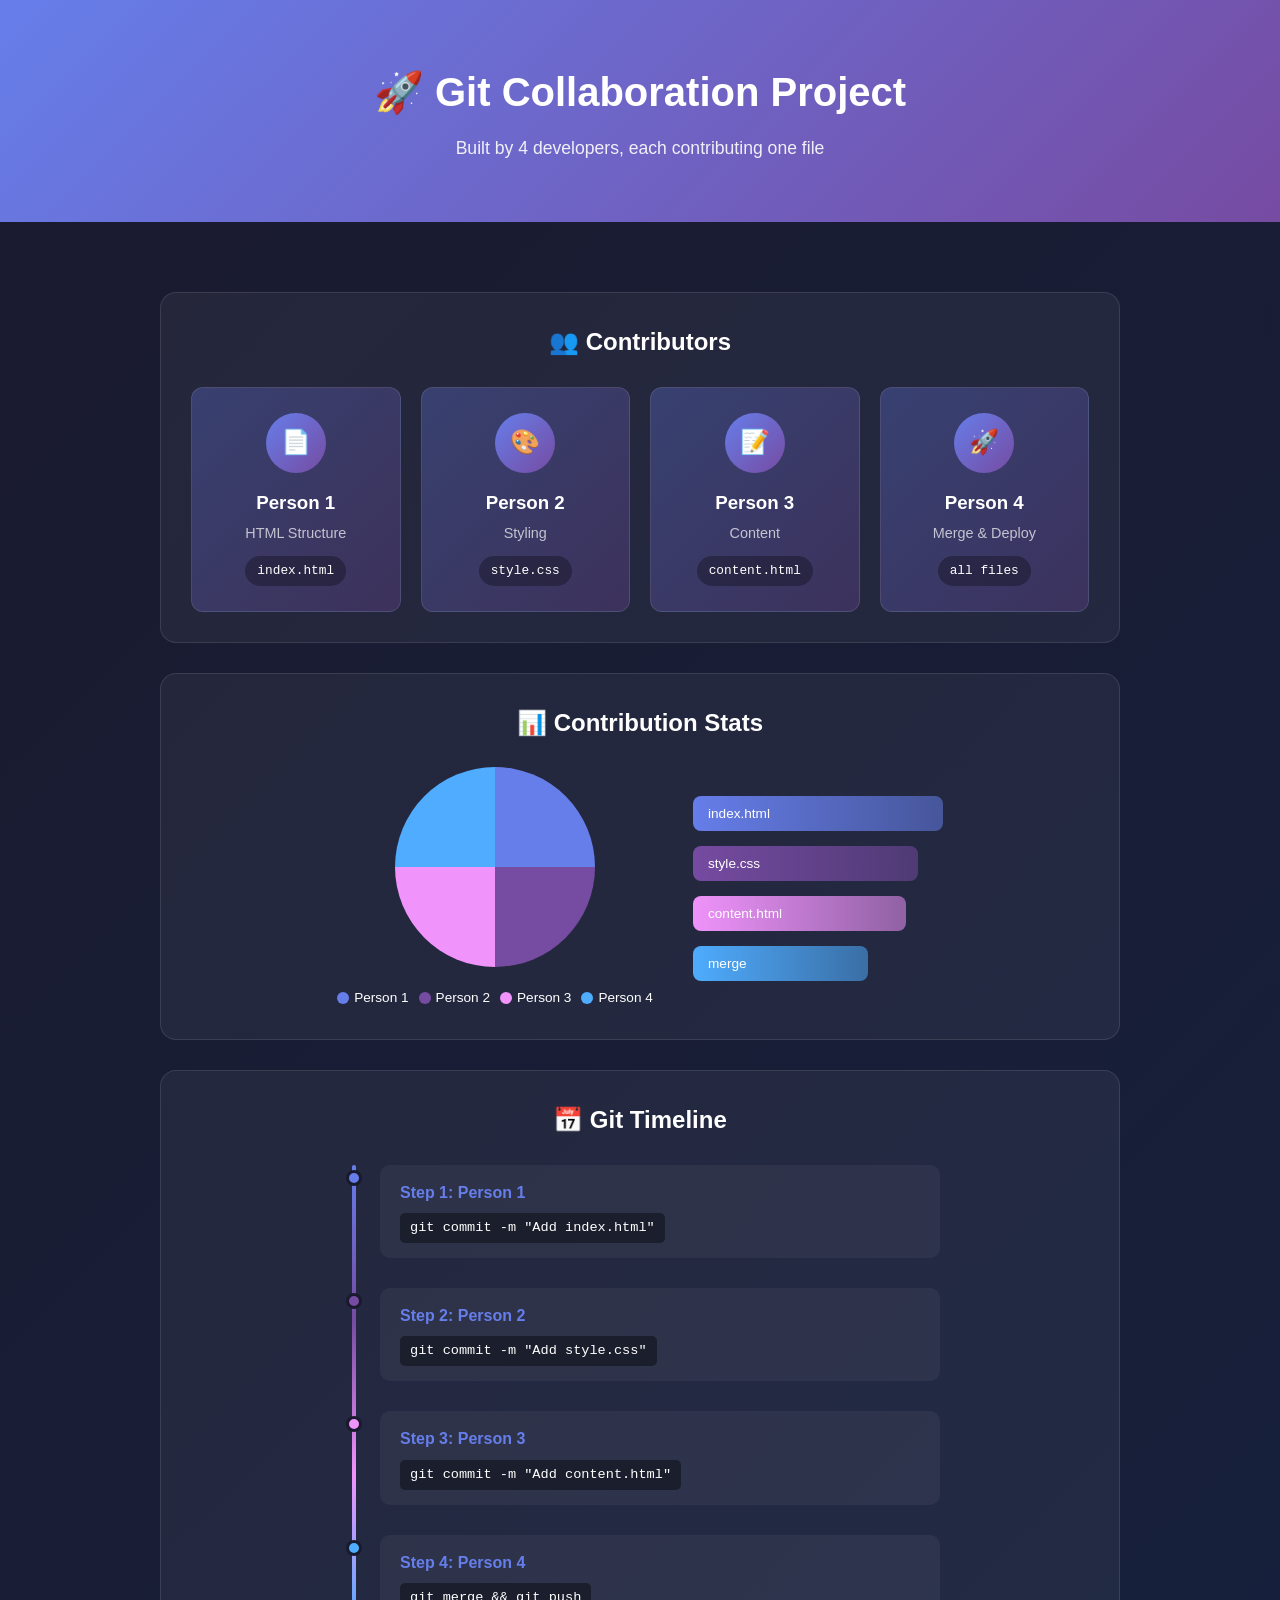
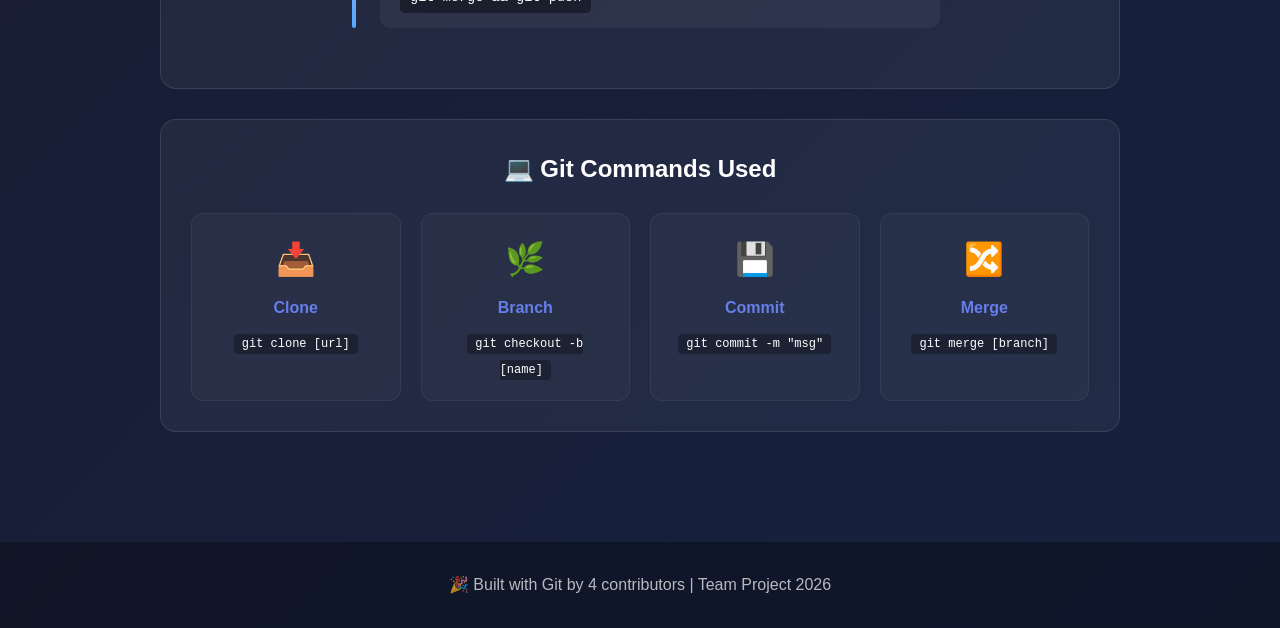
<file: index.html>
<!DOCTYPE html>
<html lang="en">
<head>
    <meta charset="UTF-8">
    <meta name="viewport" content="width=device-width, initial-scale=1.0">
    <title>Git Team Project</title>
    <link rel="stylesheet" href="style.css">
</head>
<body>
    <header>
        <h1>🚀 Git Collaboration Project</h1>
        <p>Built by 4 developers, each contributing one file</p>
    </header>

    <main>
        <!-- Contributors Section -->
        <section class="contributors">
            <h2>👥 Contributors</h2>
            <div class="cards">
                <div class="card">
                    <div class="avatar">📄</div>
                    <h3>Person 1</h3>
                    <p>HTML Structure</p>
                    <span class="file">index.html</span>
                </div>
                <div class="card">
                    <div class="avatar">🎨</div>
                    <h3>Person 2</h3>
                    <p>Styling</p>
                    <span class="file">style.css</span>
                </div>
                <div class="card">
                    <div class="avatar">📝</div>
                    <h3>Person 3</h3>
                    <p>Content</p>
                    <span class="file">content.html</span>
                </div>
                <div class="card">
                    <div class="avatar">🚀</div>
                    <h3>Person 4</h3>
                    <p>Merge & Deploy</p>
                    <span class="file">all files</span>
                </div>
            </div>
        </section>

        <!-- Stats Section with CSS-only Charts -->
        <section class="stats">
            <h2>📊 Contribution Stats</h2>
            <div class="charts">
                <div class="pie-chart">
                    <div class="pie"></div>
                    <div class="pie-legend">
                        <span class="legend-item"><i class="dot dot1"></i> Person 1</span>
                        <span class="legend-item"><i class="dot dot2"></i> Person 2</span>
                        <span class="legend-item"><i class="dot dot3"></i> Person 3</span>
                        <span class="legend-item"><i class="dot dot4"></i> Person 4</span>
                    </div>
                </div>
                <div class="bar-chart">
                    <div class="bar bar1"><span>index.html</span></div>
                    <div class="bar bar2"><span>style.css</span></div>
                    <div class="bar bar3"><span>content.html</span></div>
                    <div class="bar bar4"><span>merge</span></div>
                </div>
            </div>
        </section>

        <!-- Timeline Section -->
        <section class="timeline-section">
            <h2>📅 Git Timeline</h2>
            <div class="timeline">
                <div class="timeline-item">
                    <div class="timeline-dot"></div>
                    <div class="timeline-content">
                        <h4>Step 1: Person 1</h4>
                        <code>git commit -m "Add index.html"</code>
                    </div>
                </div>
                <div class="timeline-item">
                    <div class="timeline-dot"></div>
                    <div class="timeline-content">
                        <h4>Step 2: Person 2</h4>
                        <code>git commit -m "Add style.css"</code>
                    </div>
                </div>
                <div class="timeline-item">
                    <div class="timeline-dot"></div>
                    <div class="timeline-content">
                        <h4>Step 3: Person 3</h4>
                        <code>git commit -m "Add content.html"</code>
                    </div>
                </div>
                <div class="timeline-item">
                    <div class="timeline-dot"></div>
                    <div class="timeline-content">
                        <h4>Step 4: Person 4</h4>
                        <code>git merge &amp;&amp; git push</code>
                    </div>
                </div>
            </div>
        </section>

        <!-- Git Commands Reference -->
        <section class="commands">
            <h2>💻 Git Commands Used</h2>
            <div class="command-grid">
                <div class="command-card">
                    <div class="cmd-icon">📥</div>
                    <h4>Clone</h4>
                    <code>git clone [url]</code>
                </div>
                <div class="command-card">
                    <div class="cmd-icon">🌿</div>
                    <h4>Branch</h4>
                    <code>git checkout -b [name]</code>
                </div>
                <div class="command-card">
                    <div class="cmd-icon">💾</div>
                    <h4>Commit</h4>
                    <code>git commit -m "msg"</code>
                </div>
                <div class="command-card">
                    <div class="cmd-icon">🔀</div>
                    <h4>Merge</h4>
                    <code>git merge [branch]</code>
                </div>
            </div>
        </section>
    </main>

    <footer>
        <p>🎉 Built with Git by 4 contributors | Team Project 2026</p>
    </footer>
</body>
</html>
</file>
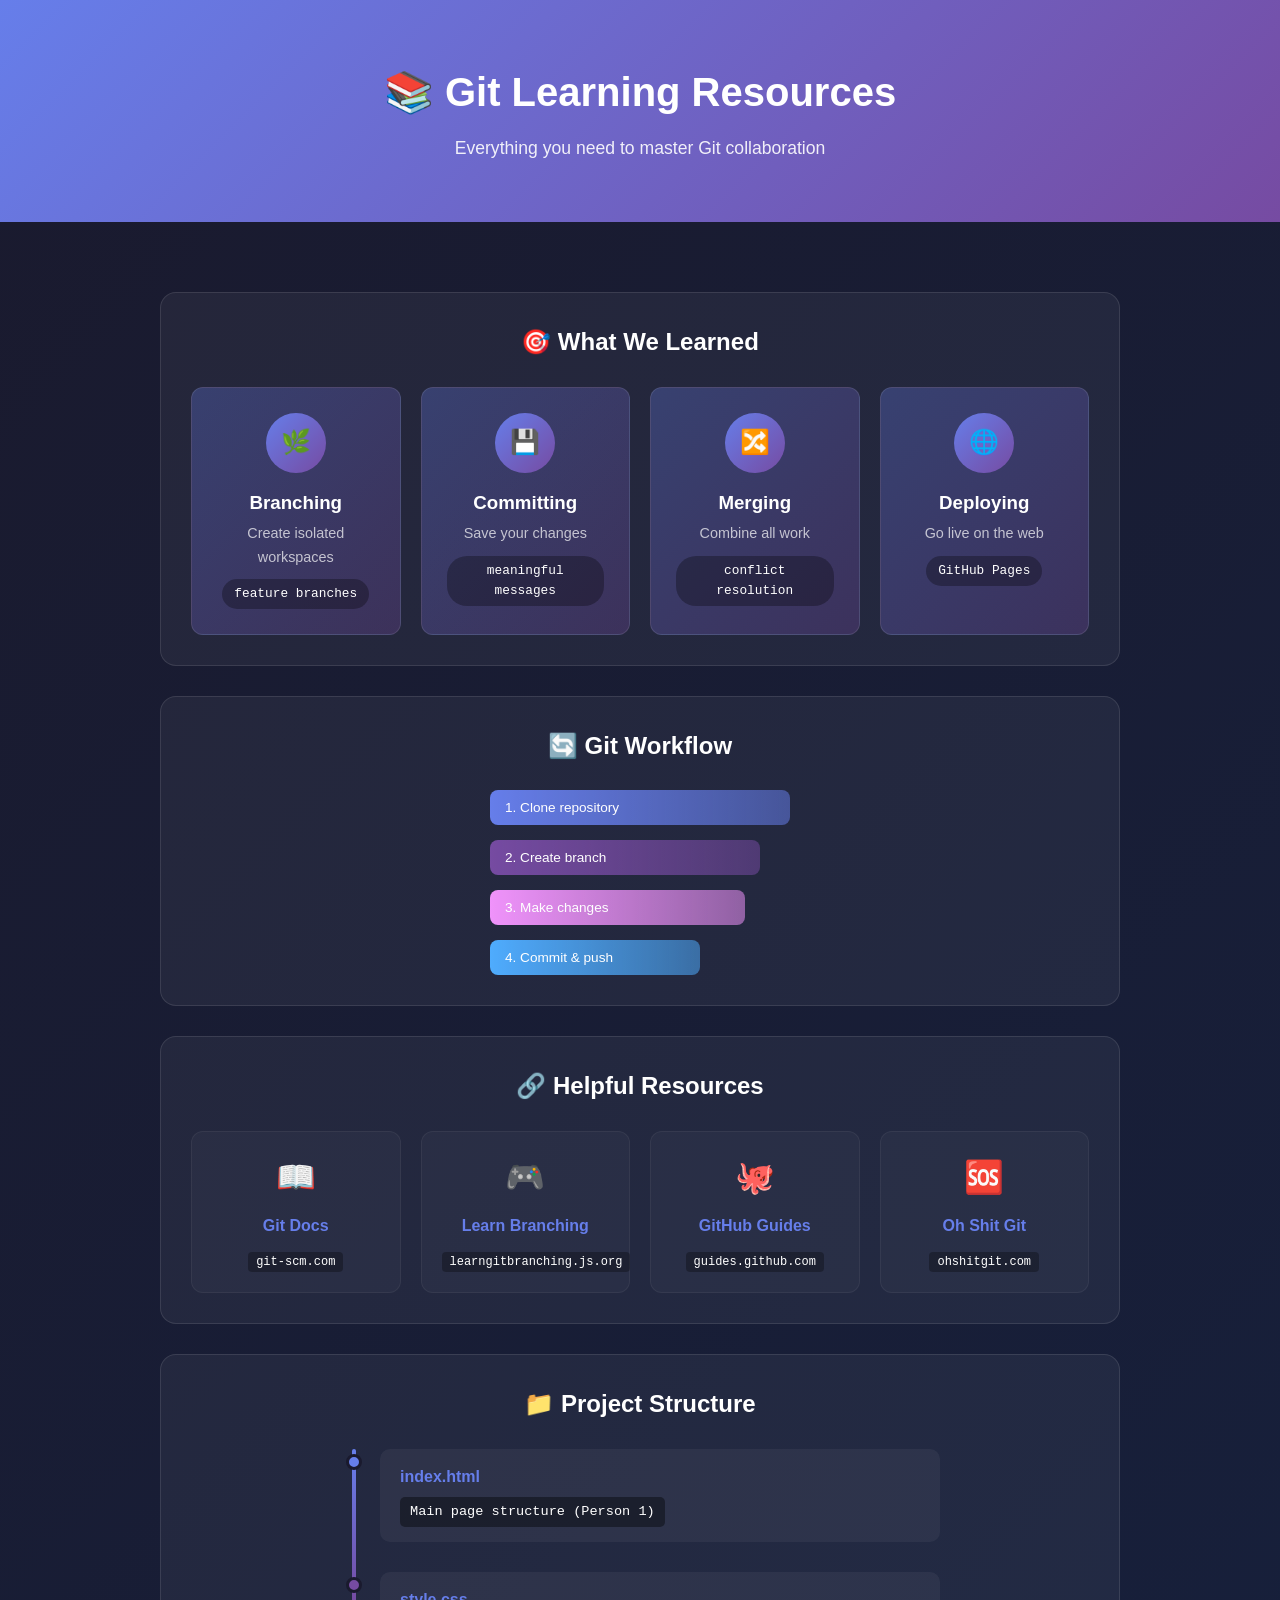
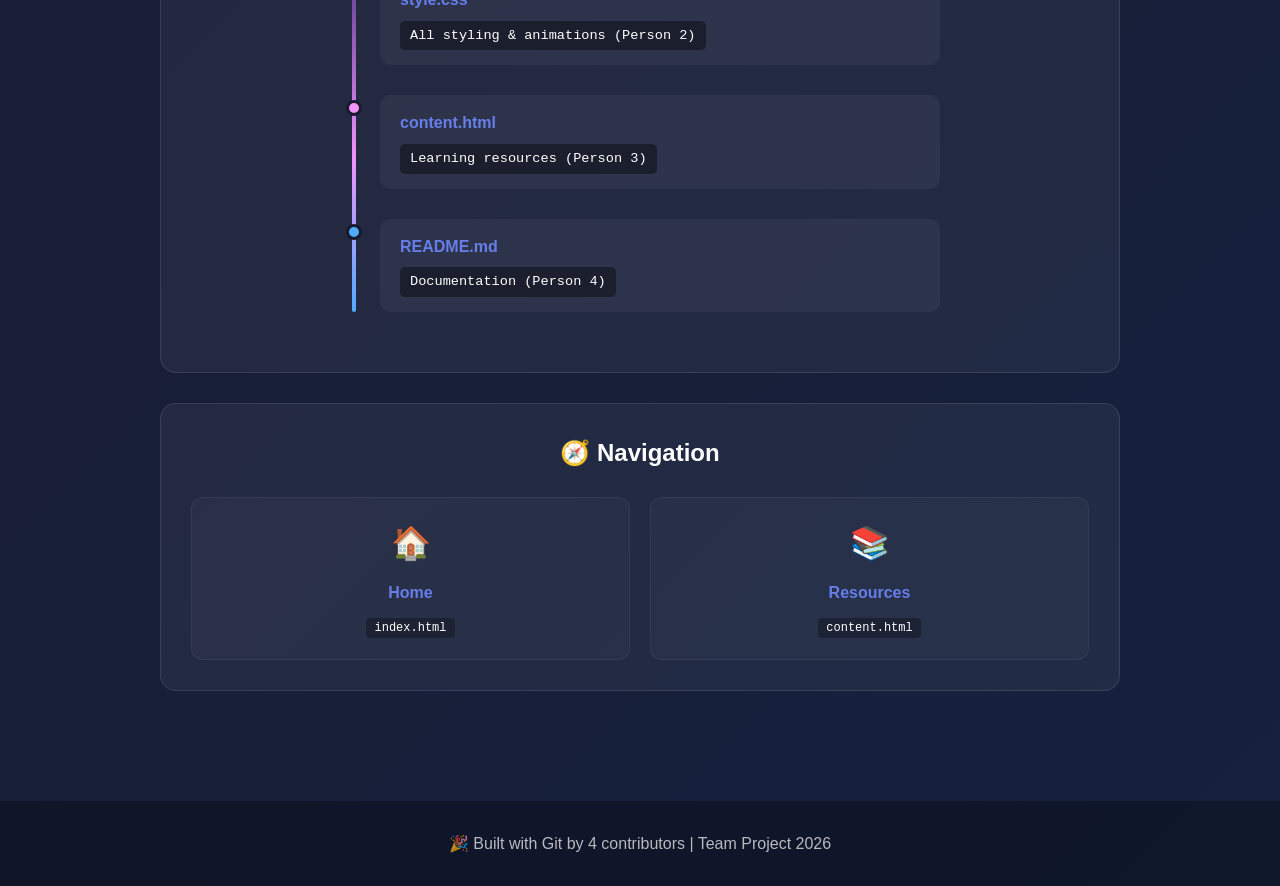
<file: content.html>
<!--
    CONTENT FILE - Person 3's Contribution
    
    This file contains additional content sections that get included in the project.
    Person 3 creates this file with learning resources and project information.
-->

<!DOCTYPE html>
<html lang="en">
<head>
    <meta charset="UTF-8">
    <meta name="viewport" content="width=device-width, initial-scale=1.0">
    <title>Git Learning Resources</title>
    <link rel="stylesheet" href="style.css">
</head>
<body>
    <header>
        <h1>📚 Git Learning Resources</h1>
        <p>Everything you need to master Git collaboration</p>
    </header>

    <main>
        <!-- What We Learned -->
        <section class="contributors">
            <h2>🎯 What We Learned</h2>
            <div class="cards">
                <div class="card">
                    <div class="avatar">🌿</div>
                    <h3>Branching</h3>
                    <p>Create isolated workspaces</p>
                    <span class="file">feature branches</span>
                </div>
                <div class="card">
                    <div class="avatar">💾</div>
                    <h3>Committing</h3>
                    <p>Save your changes</p>
                    <span class="file">meaningful messages</span>
                </div>
                <div class="card">
                    <div class="avatar">🔀</div>
                    <h3>Merging</h3>
                    <p>Combine all work</p>
                    <span class="file">conflict resolution</span>
                </div>
                <div class="card">
                    <div class="avatar">🌐</div>
                    <h3>Deploying</h3>
                    <p>Go live on the web</p>
                    <span class="file">GitHub Pages</span>
                </div>
            </div>
        </section>

        <!-- Workflow Visualization -->
        <section class="stats">
            <h2>🔄 Git Workflow</h2>
            <div class="charts">
                <div class="bar-chart" style="min-width: 300px;">
                    <div class="bar bar1"><span>1. Clone repository</span></div>
                    <div class="bar bar2"><span>2. Create branch</span></div>
                    <div class="bar bar3"><span>3. Make changes</span></div>
                    <div class="bar bar4"><span>4. Commit & push</span></div>
                </div>
            </div>
        </section>

        <!-- Resources Links -->
        <section class="commands">
            <h2>🔗 Helpful Resources</h2>
            <div class="command-grid">
                <div class="command-card">
                    <div class="cmd-icon">📖</div>
                    <h4>Git Docs</h4>
                    <code>git-scm.com</code>
                </div>
                <div class="command-card">
                    <div class="cmd-icon">🎮</div>
                    <h4>Learn Branching</h4>
                    <code>learngitbranching.js.org</code>
                </div>
                <div class="command-card">
                    <div class="cmd-icon">🐙</div>
                    <h4>GitHub Guides</h4>
                    <code>guides.github.com</code>
                </div>
                <div class="command-card">
                    <div class="cmd-icon">🆘</div>
                    <h4>Oh Shit Git</h4>
                    <code>ohshitgit.com</code>
                </div>
            </div>
        </section>

        <!-- Project Structure -->
        <section class="timeline-section">
            <h2>📁 Project Structure</h2>
            <div class="timeline">
                <div class="timeline-item">
                    <div class="timeline-dot"></div>
                    <div class="timeline-content">
                        <h4>index.html</h4>
                        <code>Main page structure (Person 1)</code>
                    </div>
                </div>
                <div class="timeline-item">
                    <div class="timeline-dot"></div>
                    <div class="timeline-content">
                        <h4>style.css</h4>
                        <code>All styling & animations (Person 2)</code>
                    </div>
                </div>
                <div class="timeline-item">
                    <div class="timeline-dot"></div>
                    <div class="timeline-content">
                        <h4>content.html</h4>
                        <code>Learning resources (Person 3)</code>
                    </div>
                </div>
                <div class="timeline-item">
                    <div class="timeline-dot"></div>
                    <div class="timeline-content">
                        <h4>README.md</h4>
                        <code>Documentation (Person 4)</code>
                    </div>
                </div>
            </div>
        </section>

        <!-- Navigation -->
        <section class="commands">
            <h2>🧭 Navigation</h2>
            <div class="command-grid">
                <a href="index.html" class="command-card" style="text-decoration: none; color: inherit;">
                    <div class="cmd-icon">🏠</div>
                    <h4>Home</h4>
                    <code>index.html</code>
                </a>
                <a href="content.html" class="command-card" style="text-decoration: none; color: inherit;">
                    <div class="cmd-icon">📚</div>
                    <h4>Resources</h4>
                    <code>content.html</code>
                </a>
            </div>
        </section>
    </main>

    <footer>
        <p>🎉 Built with Git by 4 contributors | Team Project 2026</p>
    </footer>
</body>
</html>
</file>
<file: style.css>
/* Base Styles */
* { margin: 0; padding: 0; box-sizing: border-box; }
body { 
    font-family: 'Segoe UI', Tahoma, sans-serif; 
    background: linear-gradient(135deg, #1a1a2e 0%, #16213e 100%); 
    color: #fff; 
    min-height: 100vh; 
    line-height: 1.6;
}

/* Header */
header { 
    background: linear-gradient(135deg, #667eea, #764ba2); 
    padding: 60px 20px; 
    text-align: center; 
}
header h1 { font-size: 2.5rem; margin-bottom: 10px; }
header p { opacity: 0.9; font-size: 1.1rem; }

/* Main Content */
main { max-width: 1000px; margin: 0 auto; padding: 40px 20px; }
section { 
    background: rgba(255,255,255,0.05); 
    border-radius: 16px; 
    padding: 30px; 
    margin: 30px 0; 
    border: 1px solid rgba(255,255,255,0.1); 
}
section h2 { margin-bottom: 25px; font-size: 1.5rem; text-align: center; }

/* Contributor Cards */
.cards { display: grid; grid-template-columns: repeat(auto-fit, minmax(180px, 1fr)); gap: 20px; }
.card { 
    background: linear-gradient(135deg, rgba(102,126,234,0.3), rgba(118,75,162,0.3)); 
    border-radius: 12px; 
    padding: 25px; 
    text-align: center; 
    border: 1px solid rgba(255,255,255,0.1);
    transition: transform 0.3s;
}
.card:hover { transform: translateY(-5px); }
.avatar { 
    width: 60px; height: 60px; 
    background: linear-gradient(135deg, #667eea, #764ba2); 
    border-radius: 50%; 
    margin: 0 auto 15px; 
    display: flex; align-items: center; justify-content: center; 
    font-size: 1.5rem; 
}
.card h3 { margin-bottom: 5px; }
.card p { opacity: 0.7; font-size: 0.9rem; }
.file { 
    background: rgba(0,0,0,0.3); 
    padding: 5px 12px; 
    border-radius: 20px; 
    font-family: monospace; 
    font-size: 0.8rem; 
    margin-top: 10px; 
    display: inline-block; 
}

/* CSS-Only Pie Chart */
.charts { display: flex; flex-wrap: wrap; gap: 40px; justify-content: center; align-items: center; }
.pie-chart { text-align: center; }
.pie { 
    width: 200px; height: 200px; 
    border-radius: 50%; 
    background: conic-gradient(
        #667eea 0deg 90deg, 
        #764ba2 90deg 180deg, 
        #f093fb 180deg 270deg, 
        #4facfe 270deg 360deg
    ); 
    margin: 0 auto 20px;
    animation: rotate 20s linear infinite;
}
@keyframes rotate { from { transform: rotate(0deg); } to { transform: rotate(360deg); } }
.pie-legend { display: flex; flex-wrap: wrap; gap: 10px; justify-content: center; }
.legend-item { display: flex; align-items: center; gap: 5px; font-size: 0.85rem; }
.dot { width: 12px; height: 12px; border-radius: 50%; }
.dot1 { background: #667eea; }
.dot2 { background: #764ba2; }
.dot3 { background: #f093fb; }
.dot4 { background: #4facfe; }

/* CSS-Only Bar Chart */
.bar-chart { display: flex; flex-direction: column; gap: 15px; min-width: 250px; }
.bar { 
    height: 35px; 
    border-radius: 8px; 
    display: flex; 
    align-items: center; 
    padding-left: 15px;
    font-size: 0.85rem;
    animation: grow 1.5s ease-out forwards;
    transform-origin: left;
}
@keyframes grow { from { transform: scaleX(0); } to { transform: scaleX(1); } }
.bar span { white-space: nowrap; }
.bar1 { background: linear-gradient(90deg, #667eea, #667eea88); width: 100%; animation-delay: 0s; }
.bar2 { background: linear-gradient(90deg, #764ba2, #764ba288); width: 90%; animation-delay: 0.2s; }
.bar3 { background: linear-gradient(90deg, #f093fb, #f093fb88); width: 85%; animation-delay: 0.4s; }
.bar4 { background: linear-gradient(90deg, #4facfe, #4facfe88); width: 70%; animation-delay: 0.6s; }

/* Timeline */
.timeline { position: relative; padding-left: 40px; max-width: 600px; margin: 0 auto; }
.timeline::before { 
    content: ''; 
    position: absolute; 
    left: 12px; top: 0; bottom: 0; 
    width: 4px; 
    background: linear-gradient(180deg, #667eea, #764ba2, #f093fb, #4facfe); 
    border-radius: 4px; 
}
.timeline-item { 
    position: relative; 
    margin-bottom: 30px; 
    animation: fadeIn 0.5s ease forwards;
    opacity: 0;
}
.timeline-item:nth-child(1) { animation-delay: 0.2s; }
.timeline-item:nth-child(2) { animation-delay: 0.4s; }
.timeline-item:nth-child(3) { animation-delay: 0.6s; }
.timeline-item:nth-child(4) { animation-delay: 0.8s; }
@keyframes fadeIn { to { opacity: 1; } }
.timeline-dot { 
    position: absolute; 
    left: -34px; top: 5px; 
    width: 16px; height: 16px; 
    background: #667eea; 
    border-radius: 50%; 
    border: 3px solid #1a1a2e; 
}
.timeline-item:nth-child(2) .timeline-dot { background: #764ba2; }
.timeline-item:nth-child(3) .timeline-dot { background: #f093fb; }
.timeline-item:nth-child(4) .timeline-dot { background: #4facfe; }
.timeline-content { 
    background: rgba(255,255,255,0.05); 
    padding: 15px 20px; 
    border-radius: 10px; 
}
.timeline-content h4 { color: #667eea; margin-bottom: 8px; }
.timeline-content code { 
    background: rgba(0,0,0,0.4); 
    padding: 4px 10px; 
    border-radius: 5px; 
    font-size: 0.85rem; 
    display: inline-block;
}

/* Command Grid */
.command-grid { display: grid; grid-template-columns: repeat(auto-fit, minmax(150px, 1fr)); gap: 20px; }
.command-card { 
    background: rgba(255,255,255,0.03); 
    padding: 20px; 
    border-radius: 12px; 
    text-align: center;
    border: 1px solid rgba(255,255,255,0.05);
    transition: transform 0.3s, background 0.3s;
}
.command-card:hover { 
    transform: translateY(-3px); 
    background: rgba(255,255,255,0.08); 
}
.cmd-icon { font-size: 2rem; margin-bottom: 10px; }
.command-card h4 { margin-bottom: 8px; color: #667eea; }
.command-card code { 
    font-size: 0.75rem; 
    background: rgba(0,0,0,0.3); 
    padding: 3px 8px; 
    border-radius: 4px; 
}

/* Footer */
footer { 
    background: rgba(0,0,0,0.3); 
    padding: 30px; 
    text-align: center; 
    margin-top: 40px; 
}
footer p { opacity: 0.7; }

/* Responsive */
@media (max-width: 600px) {
    header h1 { font-size: 1.8rem; }
    .charts { flex-direction: column; }
    .pie { width: 150px; height: 150px; }
}
</file>
